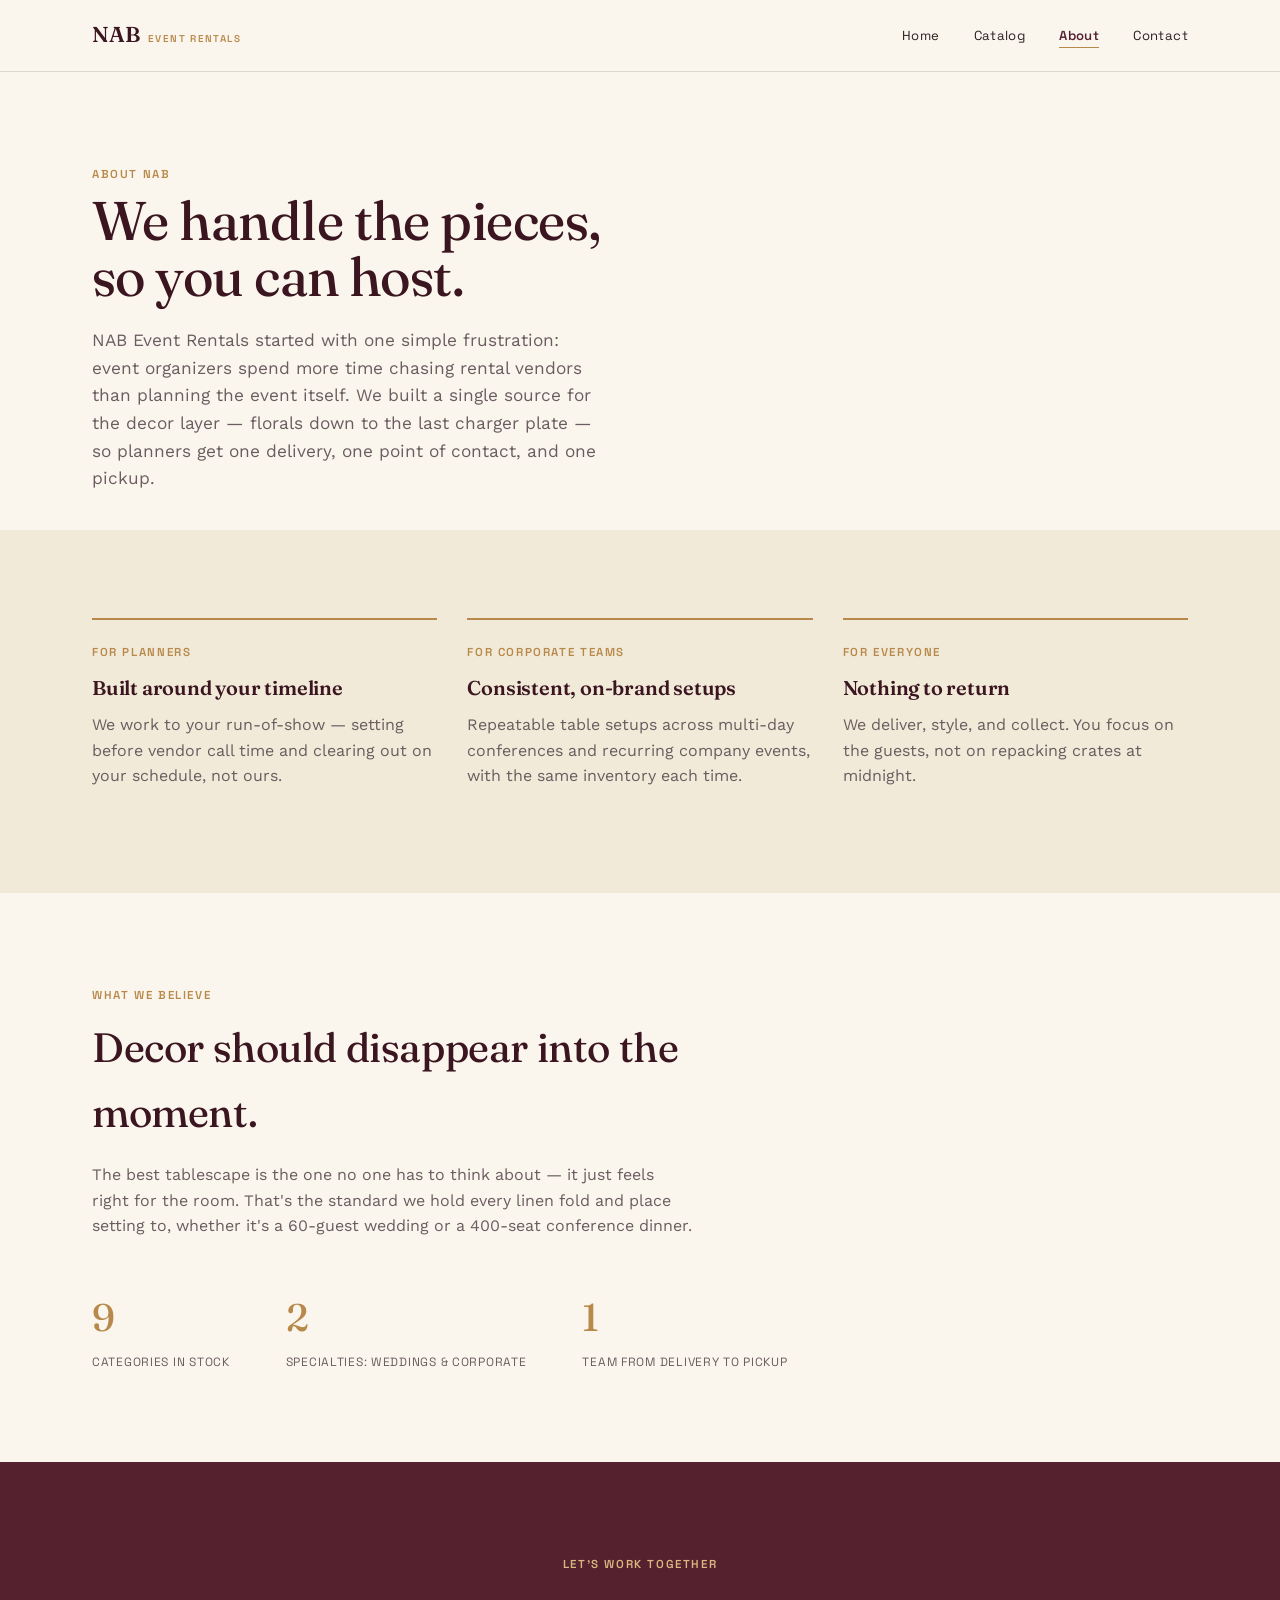
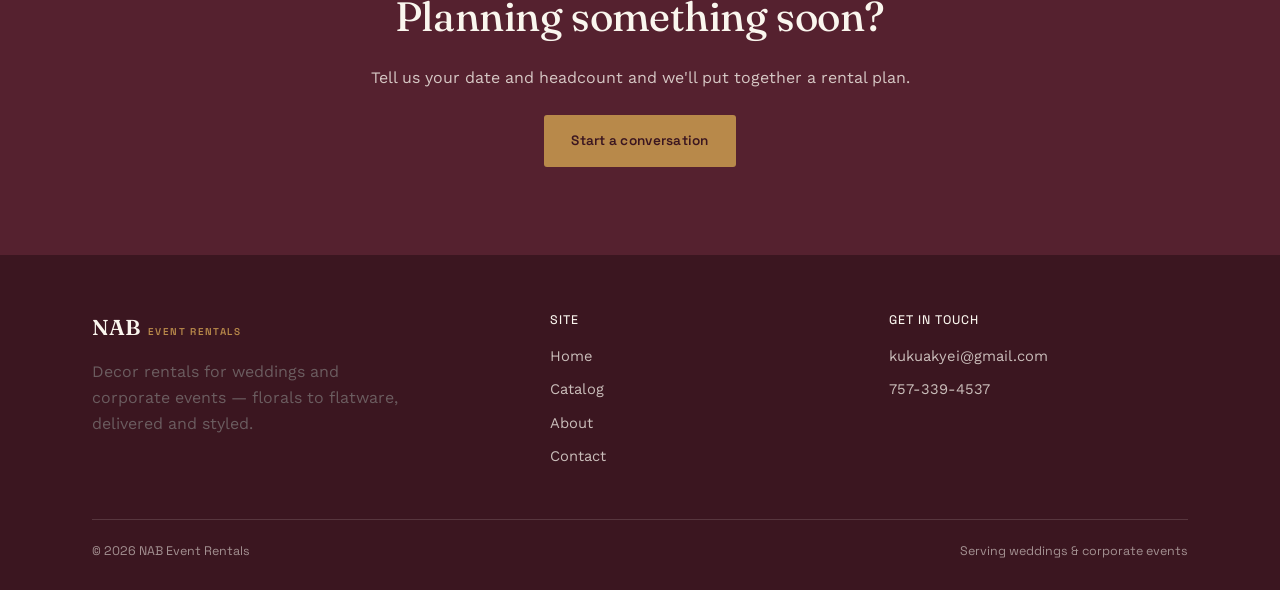
<file: about.html>
<!DOCTYPE html>
<html lang="en">
<head>
<meta charset="UTF-8">
<meta name="viewport" content="width=device-width, initial-scale=1.0">
<title>About — NAB Event Rentals</title>
<meta name="description" content="NAB Event Rentals is a decor rental partner for wedding planners and corporate event teams.">
<link rel="stylesheet" href="style.css">
</head>
<body>

<header class="site">
  <nav class="nav">
    <a href="index.html" class="brand">NAB <small>Event Rentals</small></a>
    <button class="nav-toggle" aria-label="Toggle menu" aria-expanded="false">
      <span></span><span></span><span></span>
    </button>
    <ul class="nav-links">
      <li><a href="index.html">Home</a></li>
      <li><a href="catalog.html">Catalog</a></li>
      <li><a href="about.html" aria-current="page">About</a></li>
      <li><a href="contact.html">Contact</a></li>
    </ul>
  </nav>
</header>

<main>
  <section class="hero" style="padding-bottom:20px;">
    <div class="wrap">
      <span class="eyebrow">About NAB</span>
      <h1 style="font-size:clamp(2.2rem,4.4vw,3.4rem);">We handle the pieces,<br>so you can host.</h1>
      <p class="lede">NAB Event Rentals started with one simple frustration: event organizers spend more time chasing rental vendors than planning the event itself. We built a single source for the decor layer — florals down to the last charger plate — so planners get one delivery, one point of contact, and one pickup.</p>
    </div>
  </section>

  <section class="section-alt">
    <div class="wrap value-grid">
      <div class="value">
        <span class="eyebrow">For planners</span>
        <h3>Built around your timeline</h3>
        <p>We work to your run-of-show — setting before vendor call time and clearing out on your schedule, not ours.</p>
      </div>
      <div class="value">
        <span class="eyebrow">For corporate teams</span>
        <h3>Consistent, on-brand setups</h3>
        <p>Repeatable table setups across multi-day conferences and recurring company events, with the same inventory each time.</p>
      </div>
      <div class="value">
        <span class="eyebrow">For everyone</span>
        <h3>Nothing to return</h3>
        <p>We deliver, style, and collect. You focus on the guests, not on repacking crates at midnight.</p>
      </div>
    </div>
  </section>

  <section>
    <div class="wrap">
      <div class="section-head">
        <span class="eyebrow">What we believe</span>
        <h2>Decor should disappear into the moment.</h2>
        <p>The best tablescape is the one no one has to think about — it just feels right for the room. That's the standard we hold every linen fold and place setting to, whether it's a 60-guest wedding or a 400-seat conference dinner.</p>
      </div>
      <div class="stats">
        <div class="stat" style="--tone:1;">
          <b style="color:var(--brass);">9</b>
          <span style="color:var(--ink-soft);">Categories in stock</span>
        </div>
        <div class="stat">
          <b style="color:var(--brass);">2</b>
          <span style="color:var(--ink-soft);">Specialties: weddings &amp; corporate</span>
        </div>
        <div class="stat">
          <b style="color:var(--brass);">1</b>
          <span style="color:var(--ink-soft);">Team from delivery to pickup</span>
        </div>
      </div>
    </div>
  </section>

  <section class="section-plum" style="text-align:center;">
    <div class="wrap">
      <span class="eyebrow">Let's work together</span>
      <h2>Planning something soon?</h2>
      <p style="margin:0 auto 24px;">Tell us your date and headcount and we'll put together a rental plan.</p>
      <a href="contact.html" class="btn btn-primary" style="background:var(--brass); color:var(--plum-deep);">Start a conversation</a>
    </div>
  </section>
</main>

<footer class="site">
  <div class="wrap">
    <div class="footer-grid">
      <div>
        <a href="index.html" class="brand">NAB <small>Event Rentals</small></a>
        <p style="margin-top:14px; max-width:32ch;">Decor rentals for weddings and corporate events — florals to flatware, delivered and styled.</p>
      </div>
      <div>
        <h4>Site</h4>
        <ul>
          <li><a href="index.html">Home</a></li>
          <li><a href="catalog.html">Catalog</a></li>
          <li><a href="about.html">About</a></li>
          <li><a href="contact.html">Contact</a></li>
        </ul>
      </div>
      <div>
        <h4>Get in touch</h4>
        <ul>
          <li><a href="mailto:kukuakyei@gmail.com">kukuakyei@gmail.com</a></li>
          <li><a href="tel:+17573394537">757-339-4537</a></li>
        </ul>
      </div>
    </div>
    <div class="footer-bottom">
      <span>© 2026 NAB Event Rentals</span>
      <span>Serving weddings &amp; corporate events</span>
    </div>
  </div>
</footer>

<script src="script.js"></script>
</body>
</html>
</file>
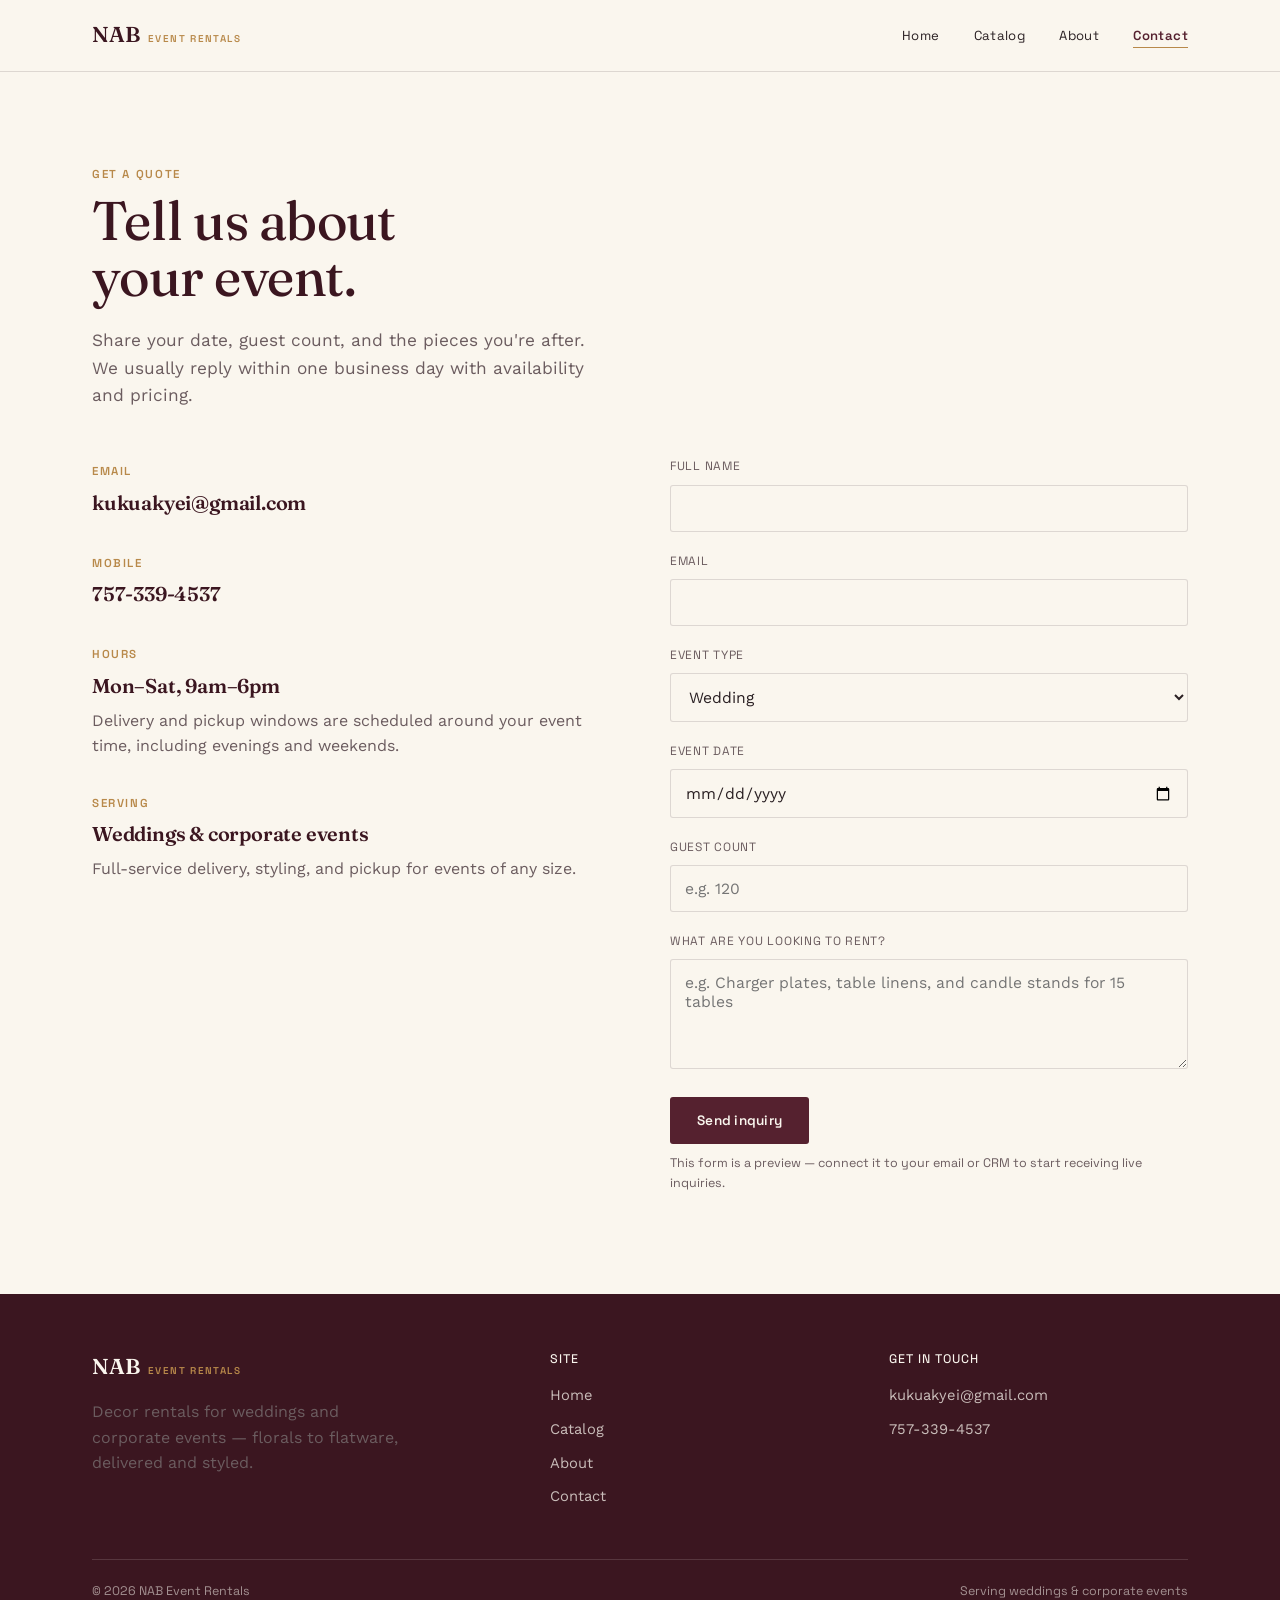
<file: contact.html>
<!DOCTYPE html>
<html lang="en">
<head>
<meta charset="UTF-8">
<meta name="viewport" content="width=device-width, initial-scale=1.0">
<title>Contact — NAB Event Rentals</title>
<meta name="description" content="Request a quote from NAB Event Rentals for your wedding or corporate event decor.">
<link rel="stylesheet" href="style.css">
</head>
<body>

<header class="site">
  <nav class="nav">
    <a href="index.html" class="brand">NAB <small>Event Rentals</small></a>
    <button class="nav-toggle" aria-label="Toggle menu" aria-expanded="false">
      <span></span><span></span><span></span>
    </button>
    <ul class="nav-links">
      <li><a href="index.html">Home</a></li>
      <li><a href="catalog.html">Catalog</a></li>
      <li><a href="about.html">About</a></li>
      <li><a href="contact.html" aria-current="page">Contact</a></li>
    </ul>
  </nav>
</header>

<main>
  <section class="hero" style="padding-bottom:20px;">
    <div class="wrap">
      <span class="eyebrow">Get a Quote</span>
      <h1 style="font-size:clamp(2.2rem,4.4vw,3.4rem);">Tell us about<br>your event.</h1>
      <p class="lede">Share your date, guest count, and the pieces you're after. We usually reply within one business day with availability and pricing.</p>
    </div>
  </section>

  <section style="padding-top:10px;">
    <div class="wrap contact-grid">
      <div>
        <div class="info-block">
          <span class="eyebrow">Email</span>
          <h3><a href="mailto:kukuakyei@gmail.com">kukuakyei@gmail.com</a></h3>
        </div>
        <div class="info-block">
          <span class="eyebrow">Mobile</span>
          <h3><a href="tel:+17573394537">757-339-4537</a></h3>
        </div>
        <div class="info-block">
          <span class="eyebrow">Hours</span>
          <h3>Mon–Sat, 9am–6pm</h3>
          <p>Delivery and pickup windows are scheduled around your event time, including evenings and weekends.</p>
        </div>
        <div class="info-block">
          <span class="eyebrow">Serving</span>
          <h3>Weddings &amp; corporate events</h3>
          <p>Full-service delivery, styling, and pickup for events of any size.</p>
        </div>
      </div>

      <form id="inquiry-form">
        <div class="field">
          <label for="name">Full name</label>
          <input type="text" id="name" name="name" required>
        </div>
        <div class="field">
          <label for="email">Email</label>
          <input type="email" id="email" name="email" required>
        </div>
        <div class="field">
          <label for="event-type">Event type</label>
          <select id="event-type" name="event-type">
            <option value="wedding">Wedding</option>
            <option value="corporate">Corporate event</option>
            <option value="other">Other</option>
          </select>
        </div>
        <div class="field">
          <label for="date">Event date</label>
          <input type="date" id="date" name="date">
        </div>
        <div class="field">
          <label for="guests">Guest count</label>
          <input type="number" id="guests" name="guests" min="1" placeholder="e.g. 120">
        </div>
        <div class="field">
          <label for="items">What are you looking to rent?</label>
          <textarea id="items" name="items" placeholder="e.g. Charger plates, table linens, and candle stands for 15 tables"></textarea>
        </div>
        <button type="submit" class="btn btn-primary">Send inquiry</button>
        <p class="form-note">This form is a preview — connect it to your email or CRM to start receiving live inquiries.</p>
        <div class="success-msg" role="status">Thanks — your inquiry has been noted. We'll follow up by email shortly.</div>
      </form>
    </div>
  </section>
</main>

<footer class="site">
  <div class="wrap">
    <div class="footer-grid">
      <div>
        <a href="index.html" class="brand">NAB <small>Event Rentals</small></a>
        <p style="margin-top:14px; max-width:32ch;">Decor rentals for weddings and corporate events — florals to flatware, delivered and styled.</p>
      </div>
      <div>
        <h4>Site</h4>
        <ul>
          <li><a href="index.html">Home</a></li>
          <li><a href="catalog.html">Catalog</a></li>
          <li><a href="about.html">About</a></li>
          <li><a href="contact.html">Contact</a></li>
        </ul>
      </div>
      <div>
        <h4>Get in touch</h4>
        <ul>
          <li><a href="mailto:kukuakyei@gmail.com">kukuakyei@gmail.com</a></li>
          <li><a href="tel:+17573394537">757-339-4537</a></li>
        </ul>
      </div>
    </div>
    <div class="footer-bottom">
      <span>© 2026 NAB Event Rentals</span>
      <span>Serving weddings &amp; corporate events</span>
    </div>
  </div>
</footer>

<script src="script.js"></script>
</body>
</html>
</file>
<file: style.css>
/* ==========================================================================
   NAB Event Rentals — Design tokens
   Palette: champagne paper, deep plum, brass gold, sage green
   Type: Fraunces (display), Work Sans (body), Space Grotesk (labels/tags)
   ========================================================================== */

@import url('https://fonts.googleapis.com/css2?family=Fraunces:ital,opsz,wght@0,9..144,300;0,9..144,450;0,9..144,600;1,9..144,450&family=Work+Sans:wght@400;500;600&family=Space+Grotesk:wght@500;600&display=swap');

:root{
  --paper: #FAF6EE;
  --paper-dim: #F1EAD9;
  --plum: #55212F;
  --plum-deep: #3B1620;
  --brass: #B8894A;
  --brass-light: #D9B77E;
  --sage: #74815F;
  --ink: #2A2023;
  --ink-soft: #6B5C5F;
  --line: rgba(42,32,35,0.14);
  --shadow: 0 12px 30px rgba(59,22,32,0.14);
  --radius: 3px;
  --max: 1160px;
}

*{ box-sizing: border-box; }
html{ scroll-behavior: smooth; }

body{
  margin:0;
  background: var(--paper);
  color: var(--ink);
  font-family: 'Work Sans', sans-serif;
  font-size: 16px;
  line-height: 1.6;
  -webkit-font-smoothing: antialiased;
}

@media (prefers-reduced-motion: reduce){
  *{ animation-duration: 0.001ms !important; animation-iteration-count: 1 !important; transition-duration: 0.001ms !important; scroll-behavior: auto !important; }
}

h1,h2,h3,h4{
  font-family: 'Fraunces', serif;
  font-weight: 450;
  color: var(--plum-deep);
  margin: 0 0 0.4em 0;
  letter-spacing: -0.01em;
}

h1{ font-size: clamp(2.6rem, 5vw, 4.4rem); line-height: 1.03; font-weight: 450; }
h2{ font-size: clamp(1.9rem, 3.2vw, 2.7rem); }
h3{ font-size: 1.25rem; font-weight: 600; }

p{ margin: 0 0 1em 0; color: var(--ink-soft); max-width: 60ch; }

a{ color: inherit; text-decoration: none; }

.eyebrow{
  font-family: 'Space Grotesk', monospace;
  font-size: 0.72rem;
  letter-spacing: 0.14em;
  text-transform: uppercase;
  color: var(--brass);
  font-weight: 600;
  display: inline-block;
  margin-bottom: 0.9em;
}

.wrap{
  max-width: var(--max);
  margin: 0 auto;
  padding: 0 32px;
}

/* ---------- Buttons ---------- */
.btn{
  display: inline-flex;
  align-items: center;
  gap: 8px;
  font-family: 'Space Grotesk', monospace;
  font-size: 0.85rem;
  font-weight: 600;
  letter-spacing: 0.02em;
  padding: 14px 26px;
  border-radius: var(--radius);
  border: 1px solid transparent;
  cursor: pointer;
  transition: transform 0.2s ease, background 0.2s ease, color 0.2s ease, border-color .2s ease;
}
.btn-primary{ background: var(--plum); color: var(--paper); }
.btn-primary:hover{ background: var(--plum-deep); transform: translateY(-2px); }
.btn-ghost{ border-color: var(--plum); color: var(--plum); }
.btn-ghost:hover{ background: var(--plum); color: var(--paper); transform: translateY(-2px); }
.btn:focus-visible{ outline: 2px solid var(--brass); outline-offset: 3px; }

/* ---------- Header / Nav ---------- */
header.site{
  position: sticky; top: 0; z-index: 50;
  background: rgba(250,246,238,0.92);
  backdrop-filter: blur(8px);
  border-bottom: 1px solid var(--line);
}
.nav{
  max-width: var(--max);
  margin: 0 auto;
  padding: 18px 32px;
  display: flex;
  align-items: center;
  justify-content: space-between;
}
.brand{
  font-family: 'Fraunces', serif;
  font-size: 1.35rem;
  font-weight: 600;
  color: var(--plum-deep);
  display: flex;
  align-items: baseline;
  gap: 8px;
}
.brand small{
  font-family: 'Space Grotesk', monospace;
  font-size: 0.62rem;
  letter-spacing: 0.14em;
  color: var(--brass);
  font-weight: 600;
  text-transform: uppercase;
}
.nav-links{
  display: flex;
  gap: 34px;
  list-style: none;
  margin: 0; padding: 0;
  font-family: 'Space Grotesk', monospace;
  font-size: 0.82rem;
  letter-spacing: 0.03em;
}
.nav-links a{
  position: relative;
  padding-bottom: 4px;
  color: var(--ink);
}
.nav-links a::after{
  content:'';
  position: absolute; left:0; right:0; bottom:0;
  height: 1px; background: var(--brass);
  transform: scaleX(0); transform-origin: left;
  transition: transform .25s ease;
}
.nav-links a:hover::after, .nav-links a[aria-current="page"]::after{ transform: scaleX(1); }
.nav-links a[aria-current="page"]{ color: var(--plum); font-weight: 600; }

.nav-toggle{ display:none; }

/* ---------- Hero ---------- */
.hero{
  padding: 88px 0 70px;
  position: relative;
  overflow: hidden;
}
.hero-grid{
  display: grid;
  grid-template-columns: 1.1fr 0.9fr;
  gap: 48px;
  align-items: center;
}
.hero p.lede{ font-size: 1.08rem; max-width: 46ch; }
.hero-ctas{ display:flex; gap: 14px; margin-top: 28px; flex-wrap: wrap; }

/* Tablescape signature illustration */
.tablescape{
  position: relative;
  height: 420px;
  display: flex; align-items: center; justify-content: center;
}
.plate{
  position: absolute;
  border-radius: 50%;
  box-shadow: var(--shadow);
}
.plate.charger{
  width: 300px; height: 300px;
  background: radial-gradient(circle at 35% 30%, var(--brass-light), var(--brass) 68%, #8a6431 100%);
}
.plate.inner{
  width: 220px; height: 220px;
  background: var(--paper);
  top: 50%; left: 50%;
  transform: translate(-50%,-50%);
  border: 1px solid var(--line);
}
.candle{
  position: absolute;
  width: 14px; height: 90px;
  background: linear-gradient(180deg, #fff, var(--paper-dim));
  border-radius: 3px;
  box-shadow: var(--shadow);
  bottom: 46px;
}
.candle.c1{ left: 20%; height: 70px; }
.candle.c2{ left: 30%; height: 100px; }
.candle.flame{
  position:absolute; top:-16px; left:50%; transform: translateX(-50%);
  width: 8px; height: 16px; border-radius: 50% 50% 50% 50% / 60% 60% 40% 40%;
  background: radial-gradient(circle, #ffd98a, var(--brass) 80%);
  animation: flicker 2.4s ease-in-out infinite;
}
@keyframes flicker{
  0%,100%{ transform: translateX(-50%) scale(1); opacity:1; }
  50%{ transform: translateX(-50%) scale(0.92) rotate(2deg); opacity: 0.88; }
}
.sprig{
  position: absolute;
  right: 12%;
  top: 8%;
  width: 60px; height: 130px;
  background: linear-gradient(160deg, var(--sage), #4d5a3d);
  border-radius: 50% 10% 50% 10%;
  opacity: 0.9;
  box-shadow: var(--shadow);
  transform: rotate(18deg);
}
.tag-swing{
  position: absolute;
  bottom: 10px;
  right: 6%;
  font-family: 'Space Grotesk', monospace;
  background: var(--paper);
  border: 1px solid var(--line);
  padding: 10px 14px;
  border-radius: var(--radius);
  font-size: 0.72rem;
  color: var(--plum-deep);
  transform: rotate(-6deg);
  box-shadow: var(--shadow);
}
.tag-swing::before{
  content:'';
  position:absolute; top:-14px; left: 50%;
  width:1px; height:14px; background: var(--ink-soft);
}

/* ---------- Sections ---------- */
section{ padding: 88px 0; }
.section-alt{ background: var(--paper-dim); }
.section-plum{ background: var(--plum); color: var(--paper); }
.section-plum h2, .section-plum h3{ color: var(--paper); }
.section-plum p{ color: rgba(250,246,238,0.78); }
.section-plum .eyebrow{ color: var(--brass-light); }

.section-head{ max-width: 640px; margin-bottom: 48px; }
.section-head.center{ margin-left:auto; margin-right:auto; text-align:center; }

/* ---------- Category / product grid ---------- */
.grid{
  display: grid;
  grid-template-columns: repeat(3, 1fr);
  gap: 26px;
}
@media (max-width: 900px){ .grid{ grid-template-columns: repeat(2,1fr); } }
@media (max-width: 560px){ .grid{ grid-template-columns: 1fr; } }

/* Rental swing-tag card — the signature repeated element */
.tag-card{
  background: var(--paper);
  border: 1px solid var(--line);
  border-radius: var(--radius);
  padding: 26px 22px 22px;
  position: relative;
  transition: transform .28s ease, box-shadow .28s ease;
  transform: rotate(var(--rot, -1.4deg));
}
.tag-card:nth-child(2n){ --rot: 1.1deg; }
.tag-card:nth-child(3n){ --rot: -0.6deg; }
.tag-card:hover{ transform: rotate(0deg) translateY(-6px); box-shadow: var(--shadow); }
.tag-card .hole{
  position: absolute; top: 12px; left: 22px;
  width: 12px; height: 12px; border-radius: 50%;
  background: var(--paper);
  border: 1px solid var(--line);
  box-shadow: inset 0 1px 3px rgba(0,0,0,0.18);
}
.tag-card .num{
  font-family: 'Space Grotesk', monospace;
  font-size: 0.7rem;
  letter-spacing: 0.1em;
  color: var(--brass);
  font-weight: 600;
  display: block;
  margin: 6px 0 10px 0;
}
.tag-card h3{ margin-bottom: 6px; }
.tag-card p{ font-size: 0.92rem; margin-bottom: 0; }
.swatch{
  width: 100%; height: 108px;
  border-radius: var(--radius);
  margin-bottom: 16px;
}

/* Photo slot: shows the gradient placeholder until a real photo is dropped
   into /images and the <img> loads successfully, at which point it covers
   the placeholder entirely. */
.photo-slot{
  position: relative;
  width: 100%;
  height: 160px;
  border-radius: var(--radius);
  margin-bottom: 16px;
  overflow: hidden;
}
.photo-slot img{
  position: absolute;
  inset: 0;
  width: 100%;
  height: 100%;
  object-fit: cover;
  display: block;
}

/* ---------- Process steps ---------- */
.steps{
  display: grid;
  grid-template-columns: repeat(4, 1fr);
  gap: 30px;
  counter-reset: step;
}
@media (max-width: 800px){ .steps{ grid-template-columns: 1fr 1fr; } }
@media (max-width: 480px){ .steps{ grid-template-columns: 1fr; } }
.step{ position: relative; padding-top: 46px; }
.step::before{
  counter-increment: step;
  content: counter(step, decimal-leading-zero);
  font-family: 'Space Grotesk', monospace;
  font-size: 0.85rem;
  color: var(--brass-light);
  position: absolute; top: 0; left: 0;
  letter-spacing: 0.08em;
}
.step h3{ font-size: 1.05rem; }
.step p{ font-size: 0.92rem; }

/* ---------- Stat strip ---------- */
.stats{
  display: flex;
  gap: 56px;
  flex-wrap: wrap;
}
.stat b{
  display: block;
  font-family: 'Fraunces', serif;
  font-size: 2.4rem;
  color: var(--brass-light);
  font-weight: 450;
}
.stat span{
  font-family: 'Space Grotesk', monospace;
  font-size: 0.75rem;
  letter-spacing: 0.06em;
  text-transform: uppercase;
  color: rgba(250,246,238,0.7);
}

/* ---------- Cards (about / values) ---------- */
.value-grid{
  display: grid;
  grid-template-columns: repeat(3,1fr);
  gap: 30px;
}
@media (max-width: 760px){ .value-grid{ grid-template-columns: 1fr; } }
.value{
  border-top: 2px solid var(--brass);
  padding-top: 18px;
}

/* ---------- Contact ---------- */
.contact-grid{
  display: grid;
  grid-template-columns: 1fr 1fr;
  gap: 60px;
  align-items: start;
}
@media (max-width: 820px){ .contact-grid{ grid-template-columns: 1fr; } }

.field{ margin-bottom: 20px; }
.field label{
  display:block;
  font-family:'Space Grotesk', monospace;
  font-size: 0.75rem;
  letter-spacing: 0.06em;
  text-transform: uppercase;
  color: var(--ink-soft);
  margin-bottom: 8px;
}
.field input, .field select, .field textarea{
  width: 100%;
  font-family: 'Work Sans', sans-serif;
  font-size: 0.98rem;
  padding: 13px 14px;
  border: 1px solid var(--line);
  border-radius: var(--radius);
  background: var(--paper);
  color: var(--ink);
}
.field textarea{ resize: vertical; min-height: 110px; }
.field input:focus, .field select:focus, .field textarea:focus{
  outline: 2px solid var(--brass);
  outline-offset: 1px;
}
.info-block{ margin-bottom: 30px; }
.info-block h3{ margin-bottom: 6px; }
.info-block .eyebrow{ margin-bottom: 6px; }

.form-note{
  font-family: 'Space Grotesk', monospace;
  font-size: 0.78rem;
  color: var(--ink-soft);
  margin-top: 10px;
}
.success-msg{
  display:none;
  background: var(--sage);
  color: var(--paper);
  padding: 16px 18px;
  border-radius: var(--radius);
  font-size: 0.92rem;
  margin-top: 18px;
}

/* ---------- Footer ---------- */
footer.site{
  background: var(--plum-deep);
  color: rgba(250,246,238,0.75);
  padding: 56px 0 28px;
}
.footer-grid{
  display: grid;
  grid-template-columns: 1.4fr 1fr 1fr;
  gap: 40px;
  margin-bottom: 40px;
}
@media (max-width: 700px){ .footer-grid{ grid-template-columns: 1fr; } }
footer.site h4{
  color: var(--paper);
  font-family: 'Space Grotesk', monospace;
  font-size: 0.78rem;
  letter-spacing: 0.08em;
  text-transform: uppercase;
  margin-bottom: 14px;
}
footer.site .brand{ color: var(--paper); }
footer.site ul{ list-style:none; margin:0; padding:0; }
footer.site li{ margin-bottom: 10px; font-size: 0.92rem; }
footer.site a:hover{ color: var(--brass-light); }
.footer-bottom{
  border-top: 1px solid rgba(250,246,238,0.14);
  padding-top: 22px;
  font-size: 0.78rem;
  display:flex; justify-content: space-between; flex-wrap: wrap; gap: 10px;
  font-family: 'Space Grotesk', monospace;
  color: rgba(250,246,238,0.55);
}

/* ---------- Mobile nav ---------- */
@media (max-width: 760px){
  .nav-links{
    position: fixed; inset: 66px 0 0 0;
    background: var(--paper);
    flex-direction: column;
    padding: 30px 32px;
    gap: 22px;
    font-size: 1.1rem;
    transform: translateY(-110%);
    transition: transform .3s ease;
  }
  .nav-links.open{ transform: translateY(0); }
  .nav-toggle{
    display: inline-flex;
    flex-direction: column;
    gap: 5px;
    background: none; border: none; cursor: pointer;
    padding: 6px;
  }
  .nav-toggle span{ width: 22px; height: 2px; background: var(--plum-deep); }
  .hero-grid{ grid-template-columns: 1fr; }
  .tablescape{ height: 320px; }
}
</file>
